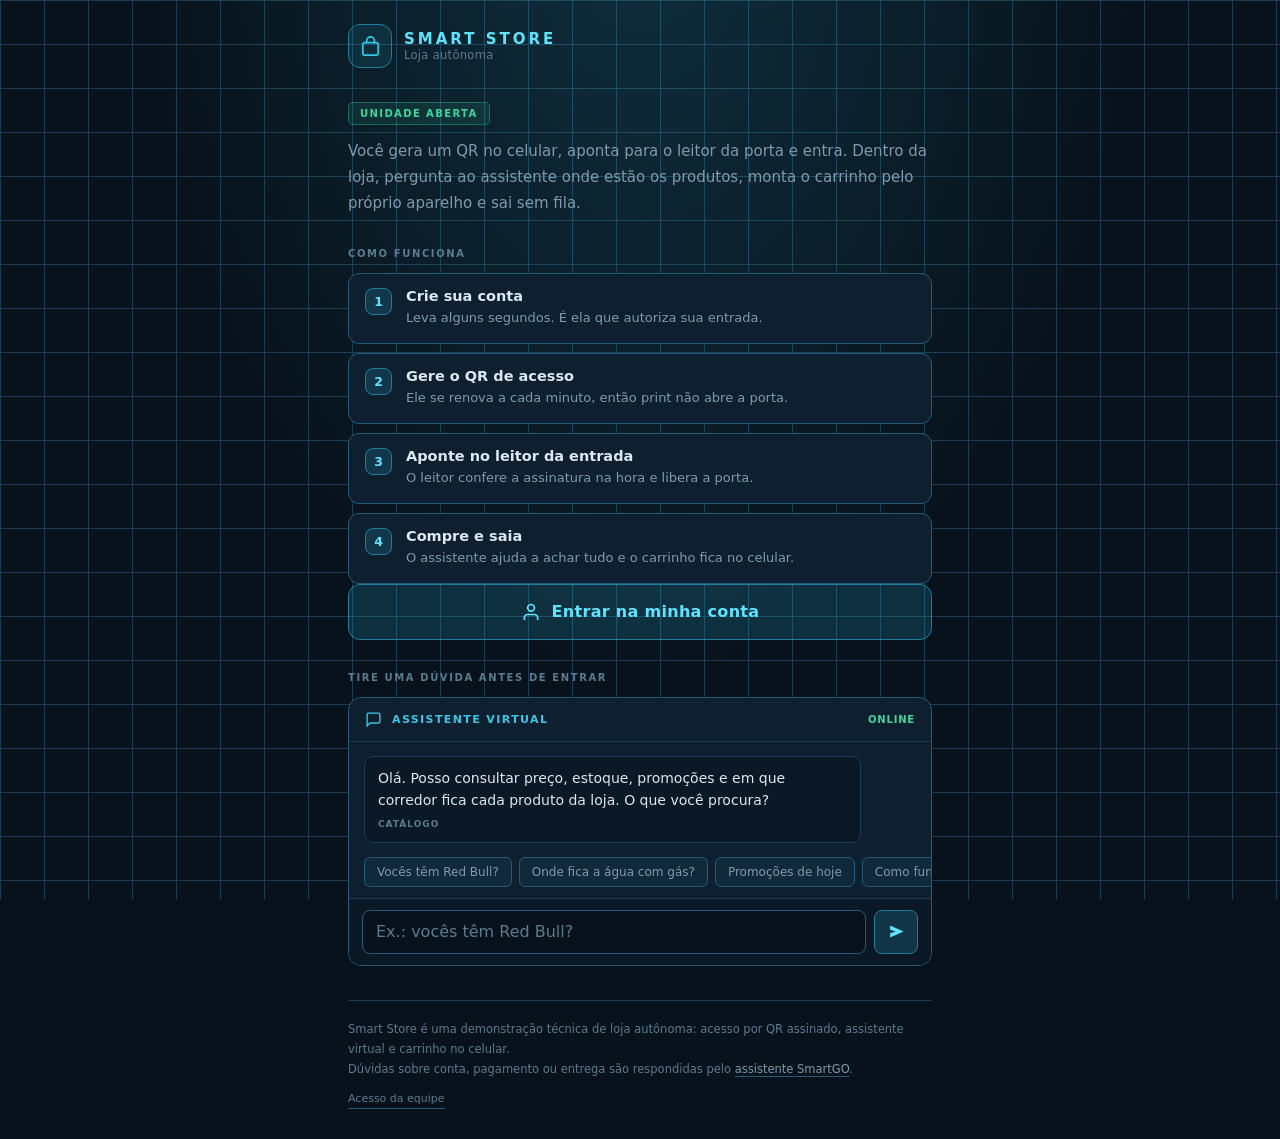
<file: AutonomousStore/Smart-store-PWA/index.html>
<!DOCTYPE html>
<html lang="pt-BR">
<head>
<meta charset="utf-8">
<meta name="viewport" content="width=device-width, initial-scale=1, viewport-fit=cover">
<meta name="theme-color" content="#08121C">
<meta name="apple-mobile-web-app-capable" content="yes">
<meta name="description" content="Smart Store — loja autônoma com acesso por QR, assistente virtual e carrinho no celular.">
<link rel="manifest" href="manifest.webmanifest">
<link rel="apple-touch-icon" href="icons/icon-192.png">
<title>Smart Store — Loja autônoma</title>
<style>
  :root{
    --bg:#08121C; --bg2:#0B1826; --panel:#0E2030; --panel2:#12293B;
    --linha:#1B3C52; --linha2:#245A76;
    --ciano:#35C8E8; --ciano-forte:#5FE3FF; --ciano-fraco:#1E7E99;
    --txt:#DCE9F0; --dim:#7E9BAD; --dim2:#5B7B8E;
    --ok:#3ED6A0; --alerta:#F0A93C;
    --topo: env(safe-area-inset-top, 0px);
    --base: env(safe-area-inset-bottom, 0px);
  }
  *{box-sizing:border-box;margin:0;padding:0;-webkit-tap-highlight-color:transparent}
  body{
    font-family:'Segoe UI',system-ui,-apple-system,sans-serif;
    background:var(--bg);color:var(--txt);min-height:100vh;
    display:flex;flex-direction:column;align-items:center;
  }
  body::before{
    content:"";position:fixed;inset:0;z-index:-1;
    background:
      radial-gradient(ellipse at 50% -10%, rgba(53,200,232,.16), transparent 55%),
      linear-gradient(var(--linha) 1px, transparent 1px),
      linear-gradient(90deg, var(--linha) 1px, transparent 1px),
      var(--bg);
    background-size:auto, 44px 44px, 44px 44px, auto;
  }
  .pg{width:100%;max-width:620px;padding:calc(24px + var(--topo)) 18px calc(30px + var(--base))}

  /* ---------- topo ---------- */
  .topo{display:flex;align-items:center;gap:12px;margin-bottom:34px}
  .marca{width:44px;height:44px;border-radius:12px;border:1px solid var(--ciano-fraco);background:rgba(53,200,232,.10);display:flex;align-items:center;justify-content:center;color:var(--ciano);flex-shrink:0}
  .topo h1{font-size:15px;font-weight:700;color:var(--ciano-forte);letter-spacing:3px;text-transform:uppercase;line-height:1.2}
  .topo p{font-size:11.5px;color:var(--dim2);letter-spacing:.3px}

  /* ---------- chamada ---------- */
  .hero{margin-bottom:30px}
  .selo{
    display:inline-block;font-size:10px;font-weight:700;letter-spacing:1.4px;text-transform:uppercase;
    color:var(--ok);border:1px solid rgba(62,214,160,.35);background:rgba(62,214,160,.10);
    padding:5px 11px;border-radius:5px;margin-bottom:14px;
  }
  .hero h2{font-size:27px;font-weight:600;line-height:1.28;margin-bottom:13px}
  .hero h2 b{color:var(--ciano-forte);font-weight:600}
  .hero p{font-size:15px;color:var(--dim);line-height:1.72}

  /* ---------- como funciona ---------- */
  .secao{font-size:10px;font-weight:700;letter-spacing:1.6px;text-transform:uppercase;color:var(--dim2);margin:32px 0 14px}
  .passos{display:flex;flex-direction:column;gap:9px}
  .passo{
    background:var(--panel);border:1px solid var(--linha2);border-radius:11px;
    padding:14px 16px;display:flex;gap:14px;align-items:flex-start;
  }
  .num{
    width:27px;height:27px;border-radius:8px;flex-shrink:0;
    background:rgba(53,200,232,.14);border:1px solid var(--ciano-fraco);color:var(--ciano-forte);
    display:flex;align-items:center;justify-content:center;font-size:12.5px;font-weight:700;
  }
  .passo b{font-size:14.5px;font-weight:600;display:block;margin-bottom:3px}
  .passo span{font-size:13px;color:var(--dim);line-height:1.6}

  /* ---------- entrar ---------- */
  .entrar{
    display:flex;align-items:center;justify-content:center;gap:11px;
    text-decoration:none;color:var(--ciano-forte);
    background:rgba(53,200,232,.16);border:1px solid var(--ciano-fraco);
    border-radius:12px;padding:17px;font-size:16px;font-weight:700;letter-spacing:.3px;
  }
  .entrar:active{background:rgba(53,200,232,.26)}
  .restrito{
    display:inline-block;margin-top:10px;font-size:11px;color:var(--dim2);
    text-decoration:none;border-bottom:1px solid var(--linha2);
  }

  /* ---------- assistente ---------- */
  .assist{background:var(--panel);border:1px solid var(--linha2);border-radius:13px;overflow:hidden}
  .assist-h{padding:13px 16px;border-bottom:1px solid var(--linha);display:flex;align-items:center;gap:10px}
  .assist-h b{font-size:11px;letter-spacing:1.4px;text-transform:uppercase;color:var(--ciano);font-weight:700}
  .assist-h em{margin-left:auto;font-size:10px;color:var(--ok);font-style:normal;font-weight:700;letter-spacing:.8px;text-transform:uppercase}
  .conversa{max-height:270px;overflow-y:auto;padding:14px 15px;display:flex;flex-direction:column;gap:9px}
  .conversa::-webkit-scrollbar{width:5px}
  .conversa::-webkit-scrollbar-thumb{background:var(--linha2);border-radius:3px}
  .m{max-width:90%;font-size:14px;line-height:1.6;padding:10px 13px;border-radius:9px;white-space:pre-line}
  .m.eu{align-self:flex-end;background:rgba(53,200,232,.14);border:1px solid var(--ciano-fraco);color:#E6F7FC}
  .m.ia{align-self:flex-start;background:var(--bg2);border:1px solid var(--linha)}
  .m .via{font-size:9px;color:var(--dim2);margin-top:6px;display:block;font-weight:700;text-transform:uppercase;letter-spacing:1px}
  .fichinha{align-self:flex-start;width:94%;background:var(--bg2);border:1px solid var(--linha);border-radius:9px;padding:11px 13px;font-size:12.5px}
  .fichinha h4{font-size:12.5px;color:var(--ciano-forte);margin-bottom:7px;font-weight:700}
  .fichinha .l{display:flex;justify-content:space-between;gap:10px;padding:5px 0;border-bottom:1px solid var(--linha)}
  .fichinha .l:last-child{border:0}
  .fichinha .l span:first-child{color:var(--dim2)}
  .fichinha .l span:last-child{font-weight:600}
  .sug{display:flex;gap:7px;padding:0 15px 11px;overflow-x:auto;scrollbar-width:none}
  .sug::-webkit-scrollbar{display:none}
  .sug button{white-space:nowrap;font-size:12px;padding:7px 12px;border-radius:6px;background:rgba(53,200,232,.06);border:1px solid var(--linha2);color:var(--dim);font-family:inherit;flex-shrink:0}
  .campo{display:flex;gap:8px;padding:11px 13px;border-top:1px solid var(--linha);background:var(--bg2)}
  .campo input{flex:1;min-width:0;background:var(--bg);border:1px solid var(--linha2);border-radius:8px;padding:11px 13px;font-size:16px;font-family:inherit;color:var(--txt)}
  .campo input::placeholder{color:var(--dim2)}
  .campo input:focus{outline:0;border-color:var(--ciano)}
  .campo button{width:44px;height:44px;flex-shrink:0;border-radius:8px;border:1px solid var(--ciano-fraco);background:rgba(53,200,232,.16);color:var(--ciano-forte);display:flex;align-items:center;justify-content:center}

  footer{margin-top:34px;padding-top:18px;border-top:1px solid var(--linha);font-size:11.5px;color:var(--dim2);line-height:1.75}
  footer a{color:var(--dim);text-decoration:none;border-bottom:1px solid var(--linha2)}
</style>
</head>
<body>
<div class="pg">

  <div class="topo">
    <div class="marca">
      <svg width="23" height="23" viewBox="0 0 24 24" fill="none" stroke="currentColor" stroke-width="1.7" stroke-linecap="round" stroke-linejoin="round">
        <path d="M8 8V6a4 4 0 0 1 8 0v2"/><rect x="4" y="8" width="16" height="13" rx="2"/>
      </svg>
    </div>
    <div>
      <h1>Smart Store</h1>
      <p>Loja autônoma</p>
    </div>
  </div>

  <div class="hero">
    <div class="selo">Unidade aberta</div>
    <p>Você gera um QR no celular, aponta para o leitor da porta e entra. Dentro da loja, pergunta ao assistente onde estão os produtos, monta o carrinho pelo próprio aparelho e sai sem fila.</p>
  </div>

  <div class="secao">Como funciona</div>
  <div class="passos">
    <div class="passo">
      <div class="num">1</div>
      <div><b>Crie sua conta</b><span>Leva alguns segundos. É ela que autoriza sua entrada.</span></div>
    </div>
    <div class="passo">
      <div class="num">2</div>
      <div><b>Gere o QR de acesso</b><span>Ele se renova a cada minuto, então print não abre a porta.</span></div>
    </div>
    <div class="passo">
      <div class="num">3</div>
      <div><b>Aponte no leitor da entrada</b><span>O leitor confere a assinatura na hora e libera a porta.</span></div>
    </div>
    <div class="passo">
      <div class="num">4</div>
      <div><b>Compre e saia</b><span>O assistente ajuda a achar tudo e o carrinho fica no celular.</span></div>
    </div>
  </div>

  <a class="entrar" href="cliente/">
    <svg width="20" height="20" viewBox="0 0 24 24" fill="none" stroke="currentColor" stroke-width="2" stroke-linecap="round"><path d="M20 21v-2a4 4 0 0 0-4-4H8a4 4 0 0 0-4 4v2"/><circle cx="12" cy="7" r="4"/></svg>
    Entrar na minha conta
  </a>

  <div class="secao">Tire uma dúvida antes de entrar</div>
  <div class="assist">
    <div class="assist-h">
      <svg width="17" height="17" viewBox="0 0 24 24" fill="none" stroke="var(--ciano)" stroke-width="1.9" stroke-linecap="round"><path d="M21 15a2 2 0 0 1-2 2H7l-4 4V5a2 2 0 0 1 2-2h14a2 2 0 0 1 2 2z"/></svg>
      <b>Assistente virtual</b>
      <em id="est">online</em>
    </div>
    <div class="conversa" id="conversa"></div>
    <div class="sug" id="sug"></div>
    <div class="campo">
      <input id="ent" placeholder="Ex.: vocês têm Red Bull?" autocomplete="off" enterkeyhint="send">
      <button id="env" aria-label="Enviar">
        <svg width="17" height="17" viewBox="0 0 24 24" fill="currentColor"><path d="M3 20.5v-6l8-2.5-8-2.5v-6l19 8.5z"/></svg>
      </button>
    </div>
  </div>

  <footer>
    Smart Store é uma demonstração técnica de loja autônoma: acesso por QR assinado, assistente virtual e carrinho no celular.<br>
    Dúvidas sobre conta, pagamento ou entrega são respondidas pelo <a href="#" id="lnkSg">assistente SmartGO</a>.
    <br><a class="restrito" href="admin/">Acesso da equipe</a>
  </footer>

</div>

<script src="shared/dados.js"></script>
<script src="shared/acesso.js"></script>
<script>
const conversa=document.getElementById('conversa'), ent=document.getElementById('ent');
const HIST=[];

function bolha(txt, quem, via){
  const d=document.createElement('div');
  d.className='m '+quem; d.textContent=txt;
  if(via){ const s=document.createElement('span'); s.className='via'; s.textContent=via; d.appendChild(s); }
  conversa.appendChild(d); conversa.scrollTop=conversa.scrollHeight;
}
function ficha(c){
  const d=document.createElement('div'); d.className='fichinha';
  d.innerHTML='<h4>'+c.titulo+'</h4>'+c.linhas.map(l=>'<div class="l"><span>'+l[0]+'</span><span>'+l[1]+'</span></div>').join('');
  conversa.appendChild(d); conversa.scrollTop=conversa.scrollHeight;
}

async function enviar(txt){
  txt=(txt||'').trim(); if(!txt) return;
  bolha(txt,'eu'); ent.value='';
  HIST.push({role:'user', content:txt});
  if(HIST.length>8) HIST.splice(0,HIST.length-8);

  const local = responderLocal(txt);
  if(local){
    Dados.registrarPergunta(txt, !local.esgotado, local.produto||'');
    bolha(local.fala,'ia','catálogo');
    if(local.card) ficha(local.card);
    HIST.push({role:'assistant', content:local.fala});
    return;
  }
  Dados.registrarPergunta(txt, false, '');

  const cfg = Dados.config();
  if(!cfg.smartgoUrl && !cfg.orKey){
    const f='Não encontrei essa informação no catálogo. Posso consultar preço, estoque e localização dos produtos da loja.';
    bolha(f,'ia','catálogo'); return;
  }
  document.getElementById('est').textContent='consultando';
  try{
    const r = cfg.smartgoUrl ? await responderSmartGO(txt, HIST) : await responderLLM(HIST);
    bolha(r.fala,'ia',r.via);
    HIST.push({role:'assistant', content:r.fala});
  }catch(e){
    bolha('Não consegui consultar agora. Tente novamente.','ia','erro');
  }
  document.getElementById('est').textContent='online';
}

document.getElementById('env').onclick=()=>enviar(ent.value);
ent.addEventListener('keydown', e=>{ if(e.key==='Enter'){ e.preventDefault(); enviar(ent.value); } });

['Vocês têm Red Bull?','Onde fica a água com gás?','Promoções de hoje','Como funciona a entrada?']
  .forEach(s=>{
    const b=document.createElement('button');
    b.textContent=s; b.onclick=()=>enviar(s);
    document.getElementById('sug').appendChild(b);
  });

bolha('Olá. Posso consultar preço, estoque, promoções e em que corredor fica cada produto da loja. O que você procura?','ia','catálogo');

const est = Loja.estado();
if(!est.aberta){
  document.querySelector('.selo').textContent='Unidade fechada';
  document.querySelector('.selo').style.cssText='color:var(--alerta);border-color:rgba(240,169,60,.35);background:rgba(240,169,60,.10);display:inline-block;font-size:10px;font-weight:700;letter-spacing:1.4px;text-transform:uppercase;padding:5px 11px;border-radius:5px;margin-bottom:14px';
}

document.getElementById('lnkSg').onclick=e=>{
  e.preventDefault();
  ent.focus();
  bolha('Perguntas sobre cadastro, pagamento e entrega são encaminhadas ao SmartGO. Configure o endereço dele no painel do administrador.','ia','informação');
};

if('serviceWorker' in navigator){
  window.addEventListener('load',()=>navigator.serviceWorker.register('sw.js').catch(()=>{}));
}
</script>
</body>
</html>
</file>
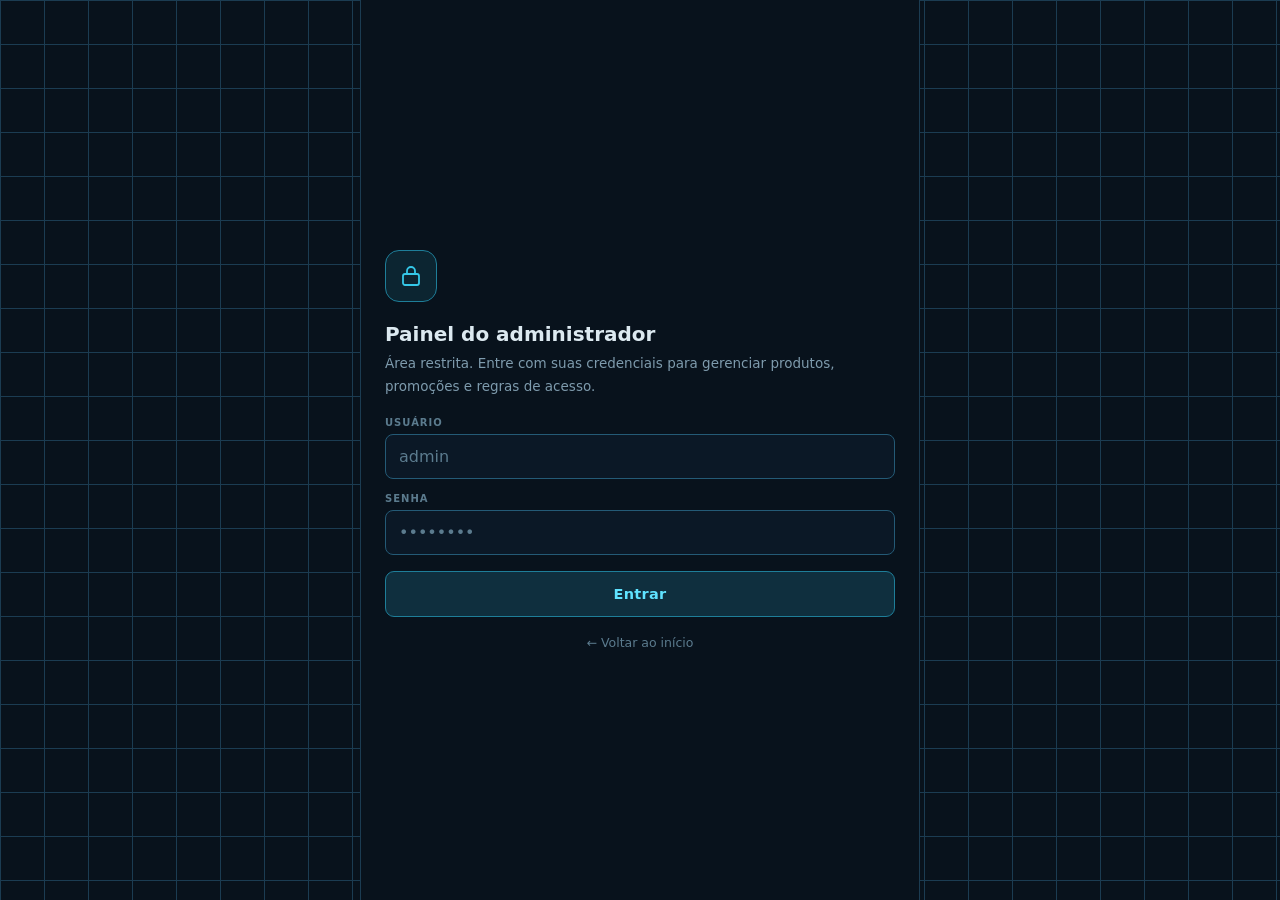
<file: AutonomousStore/Smart-store-PWA/admin/index.html>
<!DOCTYPE html>
<html lang="pt-BR">
<head>
<meta charset="utf-8">
<meta name="viewport" content="width=device-width, initial-scale=1, viewport-fit=cover">
<meta name="theme-color" content="#08121C">
<meta name="apple-mobile-web-app-capable" content="yes">
<link rel="manifest" href="manifest.webmanifest">
<link rel="apple-touch-icon" href="../icons/icon-admin-192.png">
<title>Smart Store — Admin</title>
<style>
  :root{
    --bg:#08121C; --bg2:#0B1826; --panel:#0E2030; --panel2:#12293B;
    --linha:#1B3C52; --linha2:#245A76;
    --ciano:#35C8E8; --ciano-forte:#5FE3FF; --ciano-fraco:#1E7E99;
    --txt:#DCE9F0; --dim:#7E9BAD; --dim2:#5B7B8E;
    --ok:#3ED6A0; --alerta:#F0A93C; --erro:#F06A6A;
    --topo: env(safe-area-inset-top, 0px);
    --base: env(safe-area-inset-bottom, 0px);
  }
  *{box-sizing:border-box;margin:0;padding:0;-webkit-tap-highlight-color:transparent}
  html,body{height:100%;overflow:hidden}
  body{
    font-family:'Segoe UI',system-ui,-apple-system,sans-serif;
    background:var(--bg);color:var(--txt);
    display:flex;flex-direction:column;align-items:center;
  }
  body::before{
    content:"";position:fixed;inset:0;z-index:-1;
    background:
      linear-gradient(var(--linha) 1px, transparent 1px),
      linear-gradient(90deg, var(--linha) 1px, transparent 1px),
      var(--bg);
    background-size:44px 44px, 44px 44px, auto;
  }
  .app{
    width:100%;max-width:560px;height:100%;
    display:flex;flex-direction:column;position:relative;
    background:rgba(8,18,28,.55);
  }
  @media(min-width:600px){
    .app{border-left:1px solid var(--linha);border-right:1px solid var(--linha)}
  }

  header{
    padding:calc(12px + var(--topo)) 16px 12px;
    background:rgba(11,24,38,.94);border-bottom:1px solid var(--linha2);
    display:flex;align-items:center;gap:11px;flex-shrink:0;
  }
  .marca{width:34px;height:34px;border-radius:9px;border:1px solid var(--ciano-fraco);background:rgba(53,200,232,.10);display:flex;align-items:center;justify-content:center;color:var(--ciano);flex-shrink:0}
  header h1{font-size:12.5px;font-weight:700;color:var(--ciano-forte);letter-spacing:2.2px;text-transform:uppercase}
  header p{font-size:11px;color:var(--dim2)}
  header a{margin-left:auto;color:var(--ciano);font-size:11.5px;text-decoration:none;border:1px solid var(--linha2);background:rgba(53,200,232,.08);padding:7px 12px;border-radius:6px;white-space:nowrap}

  .abas{display:flex;background:rgba(11,24,38,.9);border-bottom:1px solid var(--linha2);flex-shrink:0}
  .aba{flex:1;padding:13px 6px;border:0;background:transparent;font-family:inherit;font-size:11px;font-weight:700;color:var(--dim2);border-bottom:2px solid transparent;letter-spacing:1.1px;text-transform:uppercase}
  .aba.on{color:var(--ciano-forte);border-bottom-color:var(--ciano)}

  main{flex:1;overflow-y:auto;padding:14px 14px calc(96px + var(--base));-webkit-overflow-scrolling:touch}
  main::-webkit-scrollbar{width:5px}
  main::-webkit-scrollbar-thumb{background:var(--linha2);border-radius:3px}
  .tela{display:none}
  .tela.on{display:block}

  .kpis{display:grid;grid-template-columns:repeat(3,1fr);gap:9px;margin-bottom:14px}
  .kpi{background:var(--panel);border:1px solid var(--linha2);border-radius:9px;padding:11px 10px}
  .kpi b{display:block;font-size:21px;line-height:1.2;color:var(--ciano-forte)}
  .kpi span{font-size:9px;color:var(--dim2);text-transform:uppercase;letter-spacing:1px}
  .kpi.alerta b{color:var(--erro)}

  .busca{width:100%;padding:12px 14px;border:1px solid var(--linha2);border-radius:8px;font-size:16px;font-family:inherit;background:var(--bg2);margin-bottom:11px;color:var(--txt)}
  .busca::placeholder{color:var(--dim2)}
  .busca:focus{outline:0;border-color:var(--ciano)}

  .item{background:var(--panel);border:1px solid var(--linha2);border-radius:9px;padding:11px 13px;margin-bottom:8px;display:flex;gap:11px;align-items:center}
  .item .info{flex:1;min-width:0}
  .item h4{font-size:13.5px;font-weight:600;margin-bottom:3px;white-space:nowrap;overflow:hidden;text-overflow:ellipsis}
  .item p{font-size:11px;color:var(--dim2);white-space:nowrap;overflow:hidden;text-overflow:ellipsis}
  .item .preco{font-size:14px;font-weight:700;text-align:right;flex-shrink:0;color:var(--ciano-forte)}
  .item .preco small{display:block;font-size:9.5px;font-weight:600;margin-top:3px;letter-spacing:.5px;text-transform:uppercase}
  .ok{color:var(--ok)} .no{color:var(--erro)} .pr{color:var(--alerta)}

  .perg{background:var(--panel);border:1px solid var(--linha2);border-left:3px solid var(--ok);border-radius:8px;padding:11px 13px;margin-bottom:8px}
  .perg.falhou{border-left-color:var(--erro)}
  .perg q{font-size:13.5px;display:block;margin-bottom:5px;font-style:normal}
  .perg em{font-size:10.5px;color:var(--dim2);font-style:normal;letter-spacing:.3px}

  .vazio{text-align:center;color:var(--dim2);font-size:13px;padding:44px 20px;line-height:1.7}

  label{display:block;font-size:10px;font-weight:700;color:var(--dim2);text-transform:uppercase;letter-spacing:1px;margin-bottom:6px;margin-top:14px}
  input,select{width:100%;padding:12px 13px;border:1px solid var(--linha2);border-radius:8px;font-size:16px;font-family:inherit;background:var(--bg2);color:var(--txt)}
  input::placeholder{color:var(--dim2)}
  input:focus,select:focus{outline:0;border-color:var(--ciano)}
  select option{background:var(--bg2);color:var(--txt)}
  .duo{display:grid;grid-template-columns:1fr 1fr;gap:10px}

  .bt{width:100%;padding:14px;border:1px solid var(--ciano-fraco);border-radius:9px;background:rgba(53,200,232,.16);color:var(--ciano-forte);font-size:14.5px;font-weight:700;font-family:inherit;margin-top:16px;letter-spacing:.3px}
  .bt.sec{background:var(--panel);color:var(--txt);border-color:var(--linha2)}
  .bt.perigo{background:rgba(240,106,106,.14);border-color:rgba(240,106,106,.4);color:var(--erro)}
  .bt.mini{padding:11px;font-size:13px;margin-top:9px}

  .fab{position:absolute;right:16px;bottom:calc(18px + var(--base));width:56px;height:56px;border-radius:50%;background:rgba(53,200,232,.2);border:1px solid var(--ciano);color:var(--ciano-forte);font-size:28px;line-height:1;z-index:15}

  .modal{position:fixed;inset:0;background:rgba(3,9,15,.78);display:none;align-items:flex-end;z-index:30}
  .modal.on{display:flex}
  .folha{background:var(--bg2);max-width:560px;margin:0 auto;border-top:1px solid var(--ciano-fraco);width:100%;max-height:92vh;overflow-y:auto;border-radius:16px 16px 0 0;padding:18px 16px calc(24px + var(--base));position:relative}
  .folha h3{font-size:14px;color:var(--ciano-forte);letter-spacing:1.2px;text-transform:uppercase}
  .folha .sub{font-size:11.5px;color:var(--dim2);margin-top:4px}
  .fechar{position:absolute;right:14px;top:12px;background:transparent;border:0;font-size:20px;color:var(--dim2);padding:6px}

  .aviso{background:rgba(240,169,60,.08);border:1px solid rgba(240,169,60,.3);color:#E8C48A;border-radius:8px;padding:11px 13px;font-size:11.5px;line-height:1.6;margin-top:14px}
  .dica{background:rgba(53,200,232,.06);border:1px solid var(--linha2);color:var(--dim);border-radius:8px;padding:11px 13px;font-size:11.5px;line-height:1.6;margin-top:10px}
  .dica code{color:var(--ciano);font-size:11px}

  /* ---------- login ---------- */
  .entrada{
    position:absolute;inset:0;z-index:50;background:var(--bg);
    display:flex;flex-direction:column;justify-content:center;padding:30px 24px;
  }
  .entrada.off{display:none}
  .entrada .selo{
    width:52px;height:52px;border-radius:14px;border:1px solid var(--ciano-fraco);
    background:rgba(53,200,232,.10);color:var(--ciano);
    display:flex;align-items:center;justify-content:center;margin-bottom:20px;
  }
  .entrada h2{font-size:20px;font-weight:600;margin-bottom:6px}
  .entrada .txt{font-size:13.5px;color:var(--dim);line-height:1.65;margin-bottom:6px}
  .erro{
    display:none;margin-top:14px;background:rgba(240,106,106,.10);
    border:1px solid rgba(240,106,106,.35);color:var(--erro);
    border-radius:8px;padding:11px 13px;font-size:12.5px;
  }
  .erro.on{display:block}
  .voltar{
    display:block;text-align:center;margin-top:18px;color:var(--dim2);
    font-size:12.5px;text-decoration:none;
  }
</style>
</head>
<body>

<div class="app">

<header>
  <div class="marca">
    <svg width="19" height="19" viewBox="0 0 24 24" fill="none" stroke="currentColor" stroke-width="1.8" stroke-linecap="round" stroke-linejoin="round">
      <path d="M3 9l1.5-5h15L21 9"/><path d="M4 9h16v10a1 1 0 0 1-1 1H5a1 1 0 0 1-1-1z"/><path d="M9 13h6"/>
    </svg>
  </div>
  <div>
    <h1>Smart Store</h1>
    <p>Painel do administrador</p>
  </div>
  <a href="../">Início ↗</a>
</header>

<div class="abas">
  <button class="aba on" data-tela="produtos">Produtos</button>
  <button class="aba" data-tela="acesso">Acesso</button>
  <button class="aba" data-tela="perguntas">Perguntas</button>
  <button class="aba" data-tela="ajustes">Ajustes</button>
</div>

<main>

  <section class="tela on" id="t-produtos">
    <div class="kpis">
      <div class="kpi"><b id="k1">0</b><span>produtos</span></div>
      <div class="kpi alerta"><b id="k2">0</b><span>esgotados</span></div>
      <div class="kpi"><b id="k3">0</b><span>promoções</span></div>
    </div>
    <input class="busca" id="busca" placeholder="Buscar produto..." autocomplete="off">
    <div id="lista"></div>
  </section>

  <section class="tela" id="t-acesso">
    <div class="kpis">
      <div class="kpi"><b id="a1">0</b><span>entradas</span></div>
      <div class="kpi alerta"><b id="a2">0</b><span>negadas</span></div>
      <div class="kpi"><b id="a3">—</b><span>situação</span></div>
    </div>

    <div class="dica" style="margin-top:0">
      A porta libera sozinha quando o QR é válido e a conta está em dia.
      O administrador não aprova entradas — só define as regras abaixo.
    </div>

    <label for="pUrl" style="margin-top:20px">Worker da porta (avisa o celular)</label>
    <input id="pUrl" placeholder="https://smart-store-porta.usuario.workers.dev" autocomplete="off">
    <button class="bt sec mini" id="salvarPorta">Salvar e testar conexão</button>
    <span class="st" id="pSt" style="display:block;margin:8px 0 0"></span>

    <label style="margin-top:20px">Loja</label>
    <button class="bt" id="btLoja">Fechar loja</button>
    <button class="bt sec mini" id="btLeitor">Abrir tela do leitor da porta ↗</button>

    <label style="margin-top:22px">Últimas leituras na porta</label>
    <div id="listaAcesso"></div>
    <button class="bt sec mini" id="limparAcesso">Limpar registro</button>
  </section>

  <section class="tela" id="t-perguntas">
    <div class="kpis">
      <div class="kpi"><b id="p1">0</b><span>perguntas</span></div>
      <div class="kpi alerta"><b id="p2">0</b><span>sem resposta</span></div>
      <div class="kpi"><b id="p3">—</b><span>atendidas</span></div>
    </div>
    <div id="listaPerg"></div>
    <button class="bt sec mini" id="limparPerg">Limpar histórico</button>
  </section>

  <section class="tela" id="t-ajustes">

    <label for="admUser" style="margin-top:0">Acesso ao painel</label>
    <input id="admUser" placeholder="usuário" autocomplete="username">
    <input id="admSenha" type="password" placeholder="nova senha" autocomplete="new-password" style="margin-top:9px">
    <button class="bt sec mini" id="salvarAdm">Salvar credenciais</button>
    <span class="st" id="admSt" style="display:block;margin:8px 0 0"></span>
    <button class="bt perigo mini" id="sairAdm">Sair do painel</button>
    <div class="aviso">
      Padrão de demonstração: <b>admin</b> / <b>smartstore</b>. Troque agora.<br>
      A senha fica salva neste navegador — em produção a autenticação precisa ser feita pela API .NET.
    </div>

    <label for="sgUrl" style="margin-top:26px">Endpoint do assistente SmartGO</label>
    <input id="sgUrl" placeholder="https://sua-api/smartgo/chat" autocomplete="off">
    <label for="sgToken">Token (opcional)</label>
    <input id="sgToken" type="password" placeholder="enviado como Bearer" autocomplete="off">
    <button class="bt" id="salvarSg">Conectar SmartGO</button>
    <div class="dica">
      Quando o catálogo não souber responder, a pergunta vai para o SmartGO.<br>
      Envio: <code>{ mensagem, historico, origem }</code><br>
      Resposta aceita: <code>resposta</code>, <code>mensagem</code>, <code>reply</code>,
      formato OpenAI ou texto puro.
    </div>

    <label for="orKey" style="margin-top:24px">Chave OpenRouter (alternativa ao SmartGO)</label>
    <input id="orKey" type="password" placeholder="sk-or-v1-..." autocomplete="off">
    <label for="orModelo">Modelo</label>
    <select id="orModelo">
      <option value="auto">Automático — tenta a lista inteira</option>
      <option value="deepseek/deepseek-chat-v3-0324:free">DeepSeek Chat v3</option>
      <option value="meta-llama/llama-3.3-70b-instruct:free">Llama 3.3 70B</option>
      <option value="qwen/qwen-2.5-72b-instruct:free">Qwen 2.5 72B</option>
      <option value="google/gemma-3-27b-it:free">Gemma 3 27B</option>
      <option value="mistralai/mistral-small-3.2-24b-instruct:free">Mistral Small 3.2</option>
    </select>
    <button class="bt sec" id="salvarCfg">Salvar LLM</button>

    <div class="aviso">
      Chaves ficam salvas só neste navegador. <b>Em produção nenhuma delas pode estar no front-end</b> — a chamada precisa sair da API .NET, que guarda o segredo no servidor.
    </div>

    <label style="margin-top:24px">Catálogo</label>
    <button class="bt sec mini" id="exportar">Exportar catálogo (JSON)</button>
    <button class="bt sec mini" id="importar">Importar catálogo (JSON)</button>
    <input type="file" id="arquivo" accept=".json,application/json" style="display:none">
    <button class="bt perigo mini" id="restaurar">Restaurar catálogo de exemplo</button>
  </section>

</main>

<button class="fab" id="novo" aria-label="Novo produto">+</button>

<div class="entrada" id="entrada">
  <div class="selo">
    <svg width="24" height="24" viewBox="0 0 24 24" fill="none" stroke="currentColor" stroke-width="1.8" stroke-linecap="round">
      <rect x="4" y="10" width="16" height="11" rx="2"/><path d="M8 10V7a4 4 0 0 1 8 0v3"/>
    </svg>
  </div>
  <h2>Painel do administrador</h2>
  <p class="txt">Área restrita. Entre com suas credenciais para gerenciar produtos, promoções e regras de acesso.</p>

  <label for="lUser">Usuário</label>
  <input id="lUser" autocomplete="username" placeholder="admin">
  <label for="lSenha">Senha</label>
  <input id="lSenha" type="password" autocomplete="current-password" placeholder="••••••••">

  <div class="erro" id="lErro"></div>
  <button class="bt" id="lEntrar">Entrar</button>
  <a class="voltar" href="../">← Voltar ao início</a>
</div>

</div>

<div class="modal" id="modal">
  <div class="folha">
    <button class="fechar" id="fecharModal" aria-label="Fechar">✕</button>
    <h3 id="tituloModal">Novo produto</h3>
    <p class="sub">Alterações aparecem no app do cliente imediatamente.</p>

    <label for="f-nome">Nome</label>
    <input id="f-nome" placeholder="Ex.: Coca-Cola Original 2L">

    <label for="f-cat">Categoria</label>
    <select id="f-cat"></select>

    <div class="duo">
      <div>
        <label for="f-preco">Preço (R$)</label>
        <input id="f-preco" type="number" step="0.01" inputmode="decimal" placeholder="0,00">
      </div>
      <div>
        <label for="f-estoque">Estoque</label>
        <input id="f-estoque" type="number" inputmode="numeric" placeholder="0">
      </div>
    </div>

    <div class="duo">
      <div>
        <label for="f-corredor">Corredor</label>
        <input id="f-corredor" type="number" inputmode="numeric" placeholder="1">
      </div>
      <div>
        <label for="f-prat">Prateleira</label>
        <select id="f-prat">
          <option value="superior">superior</option>
          <option value="meio">meio</option>
          <option value="inferior">inferior</option>
        </select>
      </div>
    </div>

    <label for="f-promo">Promoção (vazio se não houver)</label>
    <input id="f-promo" placeholder="Ex.: Leve 2 pague 1">

    <label for="f-sin">Como o cliente chama (separado por vírgula)</label>
    <input id="f-sin" placeholder="coca, coca cola, cocacola">

    <label for="f-tag">Tag RFID (opcional)</label>
    <input id="f-tag" placeholder="A1B2C3D4" autocapitalize="characters" autocomplete="off">

    <button class="bt" id="salvarProd">Salvar produto</button>
    <button class="bt perigo mini" id="excluirProd" style="display:none">Excluir produto</button>
  </div>
</div>

<script src="../shared/dados.js"></script>
<script src="../shared/acesso.js"></script>
<script>
/* ============================================================
   ACESSO AO PAINEL — ISTO NÃO É AUTENTICAÇÃO.

   A senha abaixo está escrita no código, que roda no navegador
   do visitante. Qualquer pessoa a lê com Ctrl+U. Ela não protege
   nada: `entrar()` só grava um sinalizador no sessionStorage, e
   todos os dados desta demonstração já vivem no próprio navegador
   de quem abre a página.

   Está aqui de propósito, e é seguro PORQUE não há nada do outro
   lado — este PWA é uma maquete navegável, sem servidor e sem
   dados reais.

       Autenticação de verdade não pode ser decidida pelo cliente.
       Quem valida a senha tem que ser quem guarda o dado.

   A versão real é a AdminApp em Blazor, que autentica contra a
   API .NET com JWT. Se algum dia este PWA for ligado a uma API
   de verdade, este bloco tem que sair antes — não depois.
   ============================================================ */
const ADMIN_PADRAO = {usuario:"admin", senha:"smartstore"};

const Admin = {
  credenciais(){
    const c = Dados.config();
    return {usuario: c.admUser || ADMIN_PADRAO.usuario, senha: c.admSenha || ADMIN_PADRAO.senha};
  },
  logado(){
    try{ return sessionStorage.getItem("ss_adm") === "1"; }catch(e){ return false; }
  },
  entrar(u, s){
    const c = Admin.credenciais();
    if(u.trim().toLowerCase() !== c.usuario.toLowerCase() || s !== c.senha) return false;
    try{ sessionStorage.setItem("ss_adm","1"); }catch(e){}
    return true;
  },
  sair(){
    try{ sessionStorage.removeItem("ss_adm"); }catch(e){}
  }
};

const telaEntrada = document.getElementById('entrada');

function abrirPainel(){
  telaEntrada.classList.add('off');
  renderProdutos();
}

document.getElementById('lEntrar').onclick = ()=>{
  const u = document.getElementById('lUser').value;
  const s = document.getElementById('lSenha').value;
  const erro = document.getElementById('lErro');
  if(Admin.entrar(u, s)){
    erro.classList.remove('on');
    abrirPainel();
  }else{
    erro.textContent = "Usuário ou senha incorretos.";
    erro.classList.add('on');
    document.getElementById('lSenha').value = "";
  }
};
document.getElementById('lSenha').addEventListener('keydown', e=>{
  if(e.key === 'Enter') document.getElementById('lEntrar').click();
});

let editando = null;

document.querySelectorAll('.aba').forEach(b=>{
  b.onclick=()=>{
    document.querySelectorAll('.aba').forEach(x=>x.classList.remove('on'));
    document.querySelectorAll('.tela').forEach(x=>x.classList.remove('on'));
    b.classList.add('on');
    document.getElementById('t-'+b.dataset.tela).classList.add('on');
    document.getElementById('novo').style.display = b.dataset.tela==='produtos' ? 'block' : 'none';
    if(b.dataset.tela==='perguntas') renderPerguntas();
    if(b.dataset.tela==='acesso') renderAcesso();
  };
});

/* ---------- acesso ---------- */
function renderAcesso(){
  const l = Entradas.lista();
  const neg = l.filter(x=>!x.ok);
  document.getElementById('a1').textContent = l.length - neg.length;
  document.getElementById('a2').textContent = neg.length;

  const est = Loja.estado();
  document.getElementById('a3').textContent = est.aberta ? 'aberta' : 'fechada';
  document.getElementById('a3').style.color = est.aberta ? 'var(--ok)' : 'var(--erro)';
  document.getElementById('btLoja').textContent = est.aberta ? 'Fechar loja' : 'Abrir loja';

  const el = document.getElementById('listaAcesso');
  if(!l.length){
    el.innerHTML='<div class="vazio">Nenhuma leitura registrada.<br>Abra a tela do leitor e aponte um QR de acesso.</div>';
    return;
  }
  el.innerHTML = l.slice(0,40).map(x=>{
    const d=new Date(x.quando);
    const h=d.toLocaleString('pt-BR',{day:'2-digit',month:'2-digit',hour:'2-digit',minute:'2-digit'});
    return '<div class="perg'+(x.ok?'':' falhou')+'">'+
      '<q>'+(x.nome||'desconhecido')+'</q>'+
      '<em>'+h+' · '+(x.ok?'acesso liberado':(x.motivo||'negado'))+'</em>'+
    '</div>';
  }).join('');
}

document.getElementById('btLoja').onclick=()=>{
  const est = Loja.estado();
  Loja.salvar({aberta: !est.aberta});
  renderAcesso();
};
document.getElementById('btLeitor').onclick=()=>window.open('../porta/','_blank');

document.getElementById('pUrl').value = Porta.url();
document.getElementById('salvarPorta').onclick=async()=>{
  const st = document.getElementById('pSt');
  Porta.definirUrl(document.getElementById('pUrl').value);
  if(!Porta.ligada()){ st.textContent='sem Worker — o celular não recebe aviso'; st.style.color='var(--dim2)'; return; }
  st.textContent='testando...'; st.style.color='var(--dim2)';
  try{
    const r = await fetch(Porta.url() + "/", {cache:"no-store"});
    const j = await r.json();
    if(j && j.ok){ st.textContent='conectado'; st.style.color='var(--ok)'; }
    else { st.textContent = j.erro || 'resposta inesperada'; st.style.color='var(--erro)'; }
  }catch(e){
    st.textContent='não respondeu: ' + e.message; st.style.color='var(--erro)';
  }
};
document.getElementById('limparAcesso').onclick=()=>{
  if(!confirm('Limpar o registro de entradas?')) return;
  Entradas.limpar(); renderAcesso();
};

const selCat = document.getElementById('f-cat');
Object.keys(CATEGORIAS).forEach(k=>{
  const o=document.createElement('option'); o.value=k; o.textContent=CATEGORIAS[k];
  selCat.appendChild(o);
});

function renderProdutos(){
  const lista = Dados.produtos();
  const filtro = norm(document.getElementById('busca').value);
  const vis = filtro ? lista.filter(p=>norm(p.nome+' '+p.sinonimos).indexOf(filtro)>=0) : lista;

  document.getElementById('k1').textContent = lista.length;
  document.getElementById('k2').textContent = lista.filter(p=>p.estoque<=0).length;
  document.getElementById('k3').textContent = lista.filter(p=>p.promo).length;

  const el = document.getElementById('lista');
  if(!vis.length){ el.innerHTML='<div class="vazio">Nenhum produto encontrado.</div>'; return; }

  el.innerHTML = vis.map(p=>
    '<div class="item" data-id="'+p.id+'">'+
      '<div class="info">'+
        '<h4>'+p.nome+'</h4>'+
        '<p>'+CATEGORIAS[p.cat]+' · corredor '+p.corredor+' · '+p.prat+
        (p.promo?' · <span class="pr">'+p.promo+'</span>':'')+'</p>'+
      '</div>'+
      '<div class="preco">'+brl(p.preco)+
        '<small class="'+(p.estoque>0?'ok':'no')+'">'+(p.estoque>0? p.estoque+' un.' : 'esgotado')+'</small>'+
      '</div>'+
    '</div>'
  ).join('');

  el.querySelectorAll('.item').forEach(d=>{ d.onclick=()=>abrirModal(Number(d.dataset.id)); });
}
document.getElementById('busca').oninput = renderProdutos;

const modal=document.getElementById('modal');
function abrirModal(id){
  editando = id || null;
  const p = id ? Dados.produtos().find(x=>x.id===id) : null;
  document.getElementById('tituloModal').textContent = p ? 'Editar produto' : 'Novo produto';
  document.getElementById('f-nome').value     = p ? p.nome : '';
  document.getElementById('f-cat').value      = p ? p.cat : 'mercearia';
  document.getElementById('f-preco').value    = p ? p.preco : '';
  document.getElementById('f-estoque').value  = p ? p.estoque : '';
  document.getElementById('f-corredor').value = p ? p.corredor : '';
  document.getElementById('f-prat').value     = p ? p.prat : 'meio';
  document.getElementById('f-promo').value    = p ? (p.promo||'') : '';
  document.getElementById('f-sin').value      = p ? (p.sinonimos||'') : '';
  document.getElementById('f-tag').value      = p ? (p.tag||'') : '';
  document.getElementById('excluirProd').style.display = p ? 'block' : 'none';
  modal.classList.add('on');
}
document.getElementById('novo').onclick=()=>abrirModal(null);
document.getElementById('fecharModal').onclick=()=>modal.classList.remove('on');
modal.onclick=e=>{ if(e.target===modal) modal.classList.remove('on'); };

document.getElementById('salvarProd').onclick=()=>{
  const nome = document.getElementById('f-nome').value.trim();
  if(!nome){ alert('Informe o nome do produto.'); return; }
  const lista = Dados.produtos();
  const dados = {
    nome: nome,
    cat: document.getElementById('f-cat').value,
    preco: parseFloat(document.getElementById('f-preco').value) || 0,
    estoque: parseInt(document.getElementById('f-estoque').value,10) || 0,
    corredor: parseInt(document.getElementById('f-corredor').value,10) || 1,
    prat: document.getElementById('f-prat').value,
    promo: document.getElementById('f-promo').value.trim(),
    sinonimos: document.getElementById('f-sin').value.trim(),
    tag: document.getElementById('f-tag').value.trim().toUpperCase()
  };
  if(editando){
    const i = lista.findIndex(x=>x.id===editando);
    lista[i] = Object.assign(lista[i], dados);
  }else{
    lista.push(Object.assign({id: Dados.proximoId()}, dados));
  }
  Dados.salvarProdutos(lista);
  modal.classList.remove('on');
  renderProdutos();
};

document.getElementById('excluirProd').onclick=()=>{
  if(!editando) return;
  if(!confirm('Excluir este produto?')) return;
  Dados.salvarProdutos(Dados.produtos().filter(p=>p.id!==editando));
  modal.classList.remove('on');
  renderProdutos();
};

function renderPerguntas(){
  const lista = Dados.perguntas();
  const falhas = lista.filter(p=>!p.respondida);
  document.getElementById('p1').textContent = lista.length;
  document.getElementById('p2').textContent = falhas.length;
  document.getElementById('p3').textContent = lista.length
    ? Math.round((lista.length-falhas.length)/lista.length*100)+'%' : '—';

  const el = document.getElementById('listaPerg');
  if(!lista.length){
    el.innerHTML = '<div class="vazio">Nenhuma pergunta registrada.<br>Abra o app do cliente, faça uma consulta e volte aqui.</div>';
    return;
  }
  el.innerHTML = lista.map(p=>{
    const d = new Date(p.quando);
    const hora = d.toLocaleString('pt-BR',{day:'2-digit',month:'2-digit',hour:'2-digit',minute:'2-digit'});
    return '<div class="perg'+(p.respondida?'':' falhou')+'">'+
      '<q>'+p.texto+'</q>'+
      '<em>'+hora+' · '+(p.respondida ? (p.produto||'respondida') : 'sem resposta no catálogo')+'</em>'+
    '</div>';
  }).join('');
}
document.getElementById('limparPerg').onclick=()=>{
  if(!confirm('Apagar todo o histórico de perguntas?')) return;
  Dados.limparPerguntas(); renderPerguntas();
};

const cfg = Dados.config();
document.getElementById('admUser').value = Admin.credenciais().usuario;
document.getElementById('sgUrl').value = cfg.smartgoUrl || '';
document.getElementById('sgToken').value = cfg.smartgoToken || '';
document.getElementById('orKey').value = cfg.orKey || '';
document.getElementById('orModelo').value = cfg.orModelo || 'auto';

document.getElementById('salvarSg').onclick=()=>{
  Dados.salvarConfig({
    smartgoUrl: document.getElementById('sgUrl').value.trim(),
    smartgoToken: document.getElementById('sgToken').value.trim()
  });
  alert(document.getElementById('sgUrl').value.trim()
    ? 'SmartGO conectado. Perguntas fora do catálogo serão encaminhadas.'
    : 'SmartGO desconectado.');
};

document.getElementById('salvarCfg').onclick=()=>{
  Dados.salvarConfig({
    orKey: document.getElementById('orKey').value.trim(),
    orModelo: document.getElementById('orModelo').value
  });
  alert('Ajustes de LLM salvos.');
};

document.getElementById('exportar').onclick=()=>{
  const blob = new Blob([JSON.stringify(Dados.produtos(),null,2)],{type:'application/json'});
  const a = document.createElement('a');
  a.href = URL.createObjectURL(blob);
  a.download = 'smart-store-catalogo.json';
  a.click();
  URL.revokeObjectURL(a.href);
};
document.getElementById('importar').onclick=()=>document.getElementById('arquivo').click();
document.getElementById('arquivo').onchange=e=>{
  const f = e.target.files[0]; if(!f) return;
  const r = new FileReader();
  r.onload=()=>{
    try{
      const j = JSON.parse(r.result);
      if(!Array.isArray(j)) throw new Error('formato');
      Dados.salvarProdutos(j);
      renderProdutos();
      alert('Catálogo importado: '+j.length+' produtos.');
    }catch(err){ alert('Arquivo inválido.'); }
  };
  r.readAsText(f);
};
document.getElementById('restaurar').onclick=()=>{
  if(!confirm('Restaurar o catálogo de exemplo? Suas alterações serão perdidas.')) return;
  Dados.restaurar(); renderProdutos();
};

if('serviceWorker' in navigator){
  window.addEventListener('load',()=>navigator.serviceWorker.register('../sw.js',{scope:'../'}).catch(()=>{}));
}

/* trocar as credenciais do painel */
document.getElementById('salvarAdm').onclick = ()=>{
  const u = document.getElementById('admUser').value.trim();
  const s = document.getElementById('admSenha').value;
  const st = document.getElementById('admSt');
  if(!u || !s){ st.textContent = "preencha usuário e senha"; st.style.color = "var(--erro)"; return; }
  if(s.length < 4){ st.textContent = "senha muito curta"; st.style.color = "var(--erro)"; return; }
  Dados.salvarConfig({admUser:u, admSenha:s});
  document.getElementById('admSenha').value = "";
  st.textContent = "credenciais atualizadas";
  st.style.color = "var(--ok)";
};

document.getElementById('sairAdm').onclick = ()=>{
  Admin.sair();
  location.reload();
};

if(Admin.logado()) abrirPainel();
</script>
</body>
</html>
</file>
